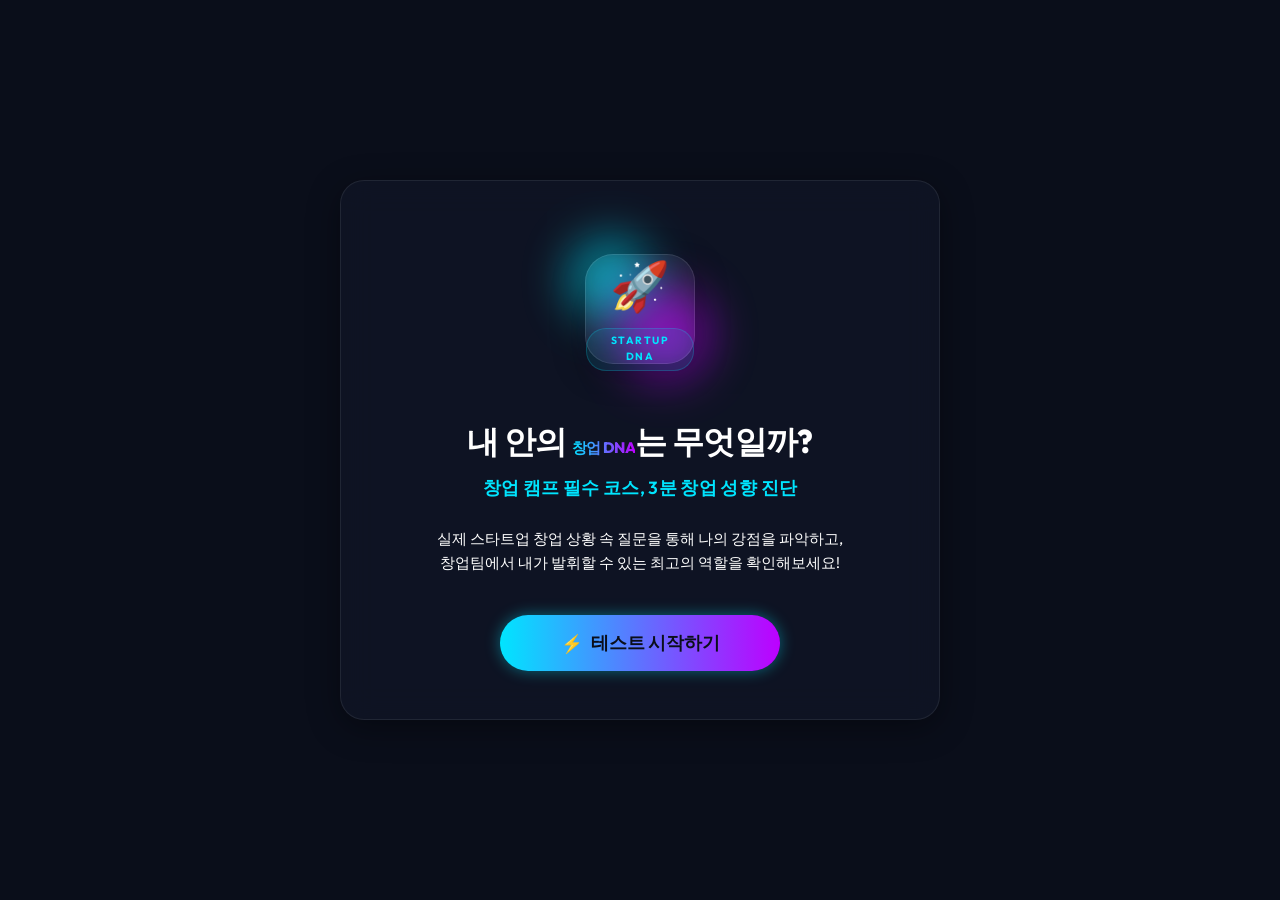
<file: index.html>
<!DOCTYPE html>
<html lang="ko">
<head>
  <meta charset="UTF-8">
  <meta name="viewport" content="width=device-width, initial-scale=1.0">
  <title>창업 성향 테스트 - 내 안의 창업 DNA 분석</title>
  
  <!-- Font assets -->
  <link href="https://fonts.googleapis.com/css2?family=Outfit:wght@300;400;600;700&family=Pretendard:wght@400;600;700&display=swap" rel="stylesheet">
  
  <!-- Global styling -->
  <link rel="stylesheet" href="src/styles/main.css">
  
  <!-- Kakao SDK for KakaoTalk Sharing -->
  <script src="https://t1.kakaocdn.net/kakao_js_sdk/2.7.2/kakao.min.js"></script>
  
  <style>
    /* Styling extension for page wrappers */
    body {
      background: var(--color-bg-darkest);
      color: var(--color-text-white);
      margin: 0;
      min-height: 100vh;
      display: flex;
      justify-content: center;
      align-items: center;
    }
  </style>
</head>
<body>

  <!-- Main App Wrapper -->
  <div id="app"></div>

  <!-- Main Application Logic script -->
  <script type="module">
    import { createIntroPage } from './src/components/Intro/Intro.js';
    import { createTestPage } from './src/components/Test/Test.js';
    import { createLoadingPage } from './src/components/Loading/Loading.js';
    import { createResultPage } from './src/components/ResultCard/ResultCard.js';

    const appContainer = document.getElementById('app');

    // Render the Intro/Start Screen
    function showIntro() {
      appContainer.innerHTML = '';
      
      const introPage = createIntroPage({
        onStart: () => {
          showTest();
        }
      });
      
      appContainer.appendChild(introPage);
    }

    // Render the Test Screen (12 questions)
    function showTest() {
      appContainer.innerHTML = '';
      
      const testPage = createTestPage({
        onComplete: (userAnswers) => {
          showLoading(userAnswers);
        },
        onCancel: () => {
          showIntro();
        }
      });
      
      appContainer.appendChild(testPage);
    }

    // Render the Loading / Analysis Screen (2 seconds)
    function showLoading(userAnswers) {
      appContainer.innerHTML = '';
      
      const loadingPage = createLoadingPage({
        onComplete: () => {
          showResult(userAnswers);
        }
      });
      
      appContainer.appendChild(loadingPage);
    }

    // Render the Final Result Screen
    function showResult(userAnswers) {
      appContainer.innerHTML = '';
      
      const resultPage = createResultPage({
        userAnswers: userAnswers,
        onRetry: () => {
          showIntro();
        }
      });
      
      appContainer.appendChild(resultPage);
    }

    // Initialize Application
    showIntro();
  </script>

</body>
</html>
</file>
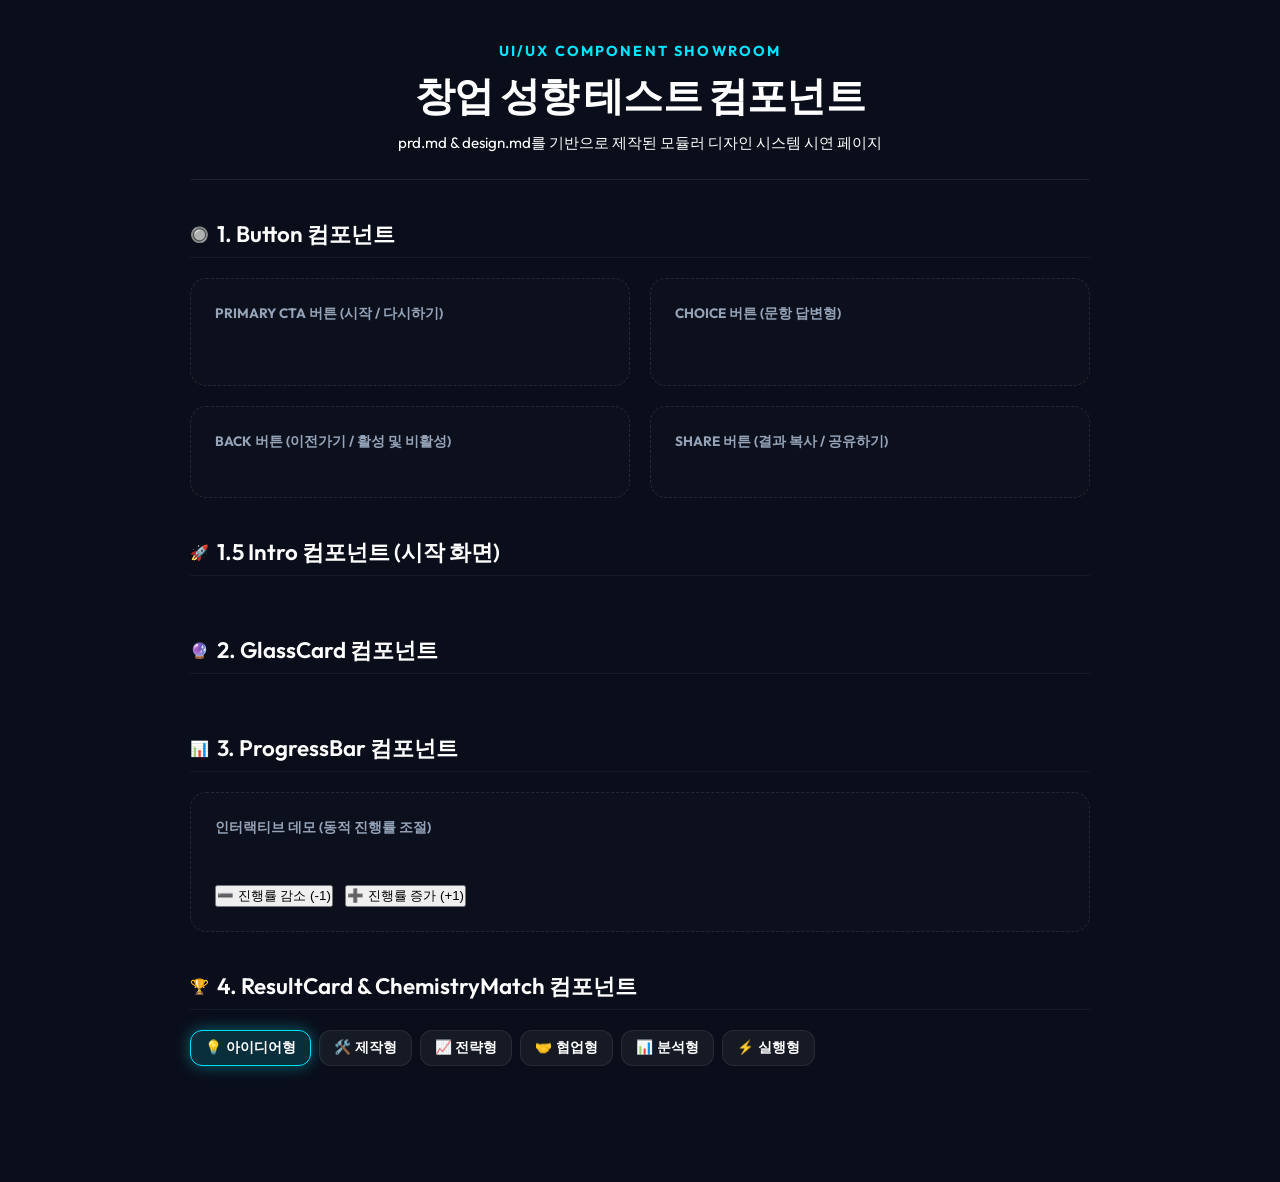
<file: demo.html>
<!-- demo.html -->
<!DOCTYPE html>
<html lang="ko">
<head>
  <meta charset="UTF-8">
  <meta name="viewport" content="width=device-width, initial-scale=1.0">
  <title>창업 성향 테스트 - UI 컴포넌트 쇼룸</title>
  <link href="https://fonts.googleapis.com/css2?family=Outfit:wght@300;400;600;700&family=Pretendard:wght@400;600;700&display=swap" rel="stylesheet">
  <link rel="stylesheet" href="src/styles/main.css">
  <style>
    /* Showroom specific styling */
    body {
      display: block; /* Override center layout of main.css */
      padding: 40px 20px;
      overflow-y: auto;
    }
    
    .showroom-container {
      max-width: 900px;
      margin: 0 auto;
    }
    
    .showroom-header {
      text-align: center;
      margin-bottom: 40px;
      border-bottom: 1px solid var(--color-border-glass);
      padding-bottom: 24px;
    }

    .showroom-subtitle {
      color: var(--color-primary);
      font-weight: 700;
      letter-spacing: 0.15em;
      font-size: 0.9rem;
      margin-bottom: 8px;
    }

    .showroom-title {
      font-size: 2.5rem;
      font-weight: 800;
    }

    .section-title {
      margin-top: 40px;
      margin-bottom: 20px;
      padding-bottom: 8px;
      border-bottom: 1px solid rgba(255, 255, 255, 0.05);
      color: var(--color-text-white);
      font-size: 1.4rem;
      display: flex;
      align-items: center;
      gap: 8px;
    }

    .demo-grid {
      display: grid;
      grid-template-columns: 1fr;
      gap: 20px;
    }

    @media (min-width: 768px) {
      .demo-grid {
        grid-template-columns: 1fr 1fr;
      }
    }

    .component-box {
      background: rgba(255, 255, 255, 0.01);
      border: 1px dashed rgba(255, 255, 255, 0.1);
      border-radius: 16px;
      padding: 24px;
      display: flex;
      flex-direction: column;
      gap: 16px;
      align-items: flex-start;
    }

    .component-box-title {
      font-size: 0.85rem;
      color: var(--color-text-muted);
      font-weight: 700;
      text-transform: uppercase;
      margin-bottom: 4px;
    }

    .type-selector-buttons {
      display: flex;
      flex-wrap: wrap;
      gap: 8px;
      margin-bottom: 16px;
    }

    .type-btn {
      background: rgba(255, 255, 255, 0.05);
      border: 1px solid var(--color-border-glass);
      color: var(--color-text-white);
      border-radius: 12px;
      padding: 8px 14px;
      cursor: pointer;
      font-size: 0.85rem;
      font-weight: 600;
      transition: all 0.2s ease;
    }

    .type-btn:hover {
      background: rgba(255, 255, 255, 0.1);
      border-color: var(--color-primary);
    }

    .type-btn.active {
      background: rgba(0, 229, 255, 0.15);
      border-color: var(--color-primary);
      box-shadow: var(--glow-primary);
    }
  </style>
</head>
<body>
  <div class="showroom-container">
    <header class="showroom-header">
      <div class="showroom-subtitle">UI/UX COMPONENT SHOWROOM</div>
      <h1 class="showroom-title">창업 성향 테스트 컴포넌트</h1>
      <p style="color: var(--color-text-gray); margin-top: 8px;">prd.md & design.md를 기반으로 제작된 모듈러 디자인 시스템 시연 페이지</p>
    </header>

    <!-- 1. BUTTONS -->
    <h2 class="section-title"><span>🔘</span> 1. Button 컴포넌트</h2>
    <div class="demo-grid">
      <div class="component-box">
        <span class="component-box-title">Primary CTA 버튼 (시작 / 다시하기)</span>
        <div id="btn-primary-container" style="width: 100%;"></div>
      </div>
      
      <div class="component-box">
        <span class="component-box-title">Choice 버튼 (문항 답변형)</span>
        <div id="btn-choice-container-1" style="width: 100%;"></div>
        <div id="btn-choice-container-2" style="width: 100%;"></div>
      </div>
      
      <div class="component-box">
        <span class="component-box-title">Back 버튼 (이전가기 / 활성 및 비활성)</span>
        <div style="display: flex; gap: 12px;">
          <div id="btn-back-enabled-container"></div>
          <div id="btn-back-disabled-container"></div>
        </div>
      </div>

      <div class="component-box">
        <span class="component-box-title">Share 버튼 (결과 복사 / 공유하기)</span>
        <div id="btn-share-container"></div>
      </div>
    </div>

    <!-- 1.5 INTRO PAGE -->
    <h2 class="section-title"><span>🚀</span> 1.5 Intro 컴포넌트 (시작 화면)</h2>
    <div class="demo-grid" style="grid-template-columns: 1fr; margin-bottom: 20px;">
      <div id="intro-container"></div>
    </div>

    <!-- 2. GLASS CARD -->
    <h2 class="section-title"><span>🔮</span> 2. GlassCard 컴포넌트</h2>
    <div class="demo-grid" style="grid-template-columns: 1fr;">
      <div id="glass-card-container"></div>
    </div>

    <!-- 3. PROGRESS BAR -->
    <h2 class="section-title"><span>📊</span> 3. ProgressBar 컴포넌트</h2>
    <div class="component-box" style="width: 100%; align-items: stretch;">
      <span class="component-box-title">인터랙티브 데모 (동적 진행률 조절)</span>
      <div id="progress-bar-container"></div>
      <div style="display: flex; gap: 12px; margin-top: 10px;">
        <button id="prog-dec-btn" class="btn btn-back">➖ 진행률 감소 (-1)</button>
        <button id="prog-inc-btn" class="btn btn-share">➕ 진행률 증가 (+1)</button>
      </div>
    </div>

    <!-- 4. RESULTS & CHEMISTRY -->
    <h2 class="section-title"><span>🏆</span> 4. ResultCard & ChemistryMatch 컴포넌트</h2>
    <div class="type-selector-buttons">
      <button class="type-btn active" data-type="idea">💡 아이디어형</button>
      <button class="type-btn" data-type="builder">🛠️ 제작형</button>
      <button class="type-btn" data-type="strategy">📈 전략형</button>
      <button class="type-btn" data-type="collaboration">🤝 협업형</button>
      <button class="type-btn" data-type="analysis">📊 분석형</button>
      <button class="type-btn" data-type="execution">⚡ 실행형</button>
    </div>

    <div class="demo-grid" style="grid-template-columns: 1fr; margin-bottom: 60px;">
      <div id="dynamic-result-container"></div>
    </div>
  </div>

  <!-- SHOWROOM LOGIC SCRIPT -->
  <script type="module">
    import { createButton } from './src/components/Button/Button.js';
    import { createGlassCard } from './src/components/GlassCard/GlassCard.js';
    import { ProgressBar } from './src/components/ProgressBar/ProgressBar.js';
    import { createResultCard } from './src/components/ResultCard/ResultCard.js';
    import { createChemistryMatch } from './src/components/ChemistryMatch/ChemistryMatch.js';
    import { createIntroPage } from './src/components/Intro/Intro.js';

    // 1. BUTTON DEMOS
    const pBtn = createButton({
      text: '테스트 시작하기',
      type: 'primary',
      onClick: () => alert('메인 버튼 클릭!')
    });
    document.getElementById('btn-primary-container').appendChild(pBtn);

    const cBtn1 = createButton({
      text: '새로운 서비스 아이디어를 기획하고 발표한다',
      type: 'choice',
      icon: '💡',
      onClick: () => alert('선택지 A 선택!')
    });
    document.getElementById('btn-choice-container-1').appendChild(cBtn1);

    const cBtn2 = createButton({
      text: '코드를 직접 작성하고 화면을 퍼블리싱한다',
      type: 'choice',
      icon: '🛠️',
      onClick: () => alert('선택지 B 선택!')
    });
    document.getElementById('btn-choice-container-2').appendChild(cBtn2);

    const bBtn1 = createButton({
      text: '이전 질문',
      type: 'back',
      icon: '⬅️',
      onClick: () => alert('이전으로 이동')
    });
    document.getElementById('btn-back-enabled-container').appendChild(bBtn1);

    const bBtn2 = createButton({
      text: '이전 질문',
      type: 'back',
      icon: '⬅️',
      disabled: true
    });
    document.getElementById('btn-back-disabled-container').appendChild(bBtn2);

    const sBtn = createButton({
      text: '결과 링크 복사하기',
      type: 'share',
      icon: '🔗',
      onClick: () => alert('클립보드에 복사되었습니다!')
    });
    document.getElementById('btn-share-container').appendChild(sBtn);

    // 1.5 INTRO PAGE DEMO
    const introPage = createIntroPage({
      onStart: () => alert('테스트 시작하기 버튼이 클릭되었습니다!')
    });
    document.getElementById('intro-container').appendChild(introPage);

    // 2. GLASS CARD DEMO
    const cardContent = `
      <h3 style="color: var(--color-primary); margin-bottom: 12px;">글래스모피즘 타이틀</h3>
      <p style="margin-bottom: 16px;">여기에 카드의 내용이 노출됩니다. 마우스 커서를 올리면 위로 부드럽게 떠오르는 인터랙티브 효과를 적용할 수 있어 프리미엄한 감각을 제공합니다.</p>
      <span class="caption">이 카드는 호버 피드백(Interactive) 기능이 활성화되어 있습니다.</span>
    `;
    const glassCard = createGlassCard({
      content: cardContent,
      interactive: true
    });
    document.getElementById('glass-card-container').appendChild(glassCard);

    // 3. PROGRESS BAR DEMO
    const progress = new ProgressBar();
    let currentStep = 4;
    const totalStep = 12;
    progress.update(currentStep, totalStep);
    document.getElementById('progress-bar-container').appendChild(progress.element);

    document.getElementById('prog-inc-btn').addEventListener('click', () => {
      if (currentStep < totalStep) {
        currentStep++;
        progress.update(currentStep, totalStep);
      }
    });

    document.getElementById('prog-dec-btn').addEventListener('click', () => {
      if (currentStep > 1) {
        currentStep--;
        progress.update(currentStep, totalStep);
      }
    });

    // 4. RESULT & CHEMISTRY SELECTOR DEMO
    const startupTypes = {
      idea: {
        typeId: 'idea',
        typeName: '💡 아이디어형',
        typeTitle: '세상을 바꾸는 혁신적 발상가',
        role: 'CPO (제품 기획), 서비스 기획자',
        strengths: ['트렌드 분석 및 기획력이 뛰어납니다.', '창의적이고 남들이 생각지 못한 비즈니스 모델을 구상합니다.'],
        weaknesses: ['구현 현실성에 대한 검증이 부족할 수 있습니다.', '실행보다 아이디어 구상 자체에 머무르기 쉽습니다.'],
        roleModel: { name: '스티브 잡스 (애플)', desc: '혁신적인 비전과 기획력으로 스마트폰 시대를 개척함', emoji: '👓' },
        partner: {
          partnerTypeId: 'builder',
          partnerTypeName: '🛠️ 제작형',
          partnerEmoji: '🛠️',
          reason: '아이디어형의 머릿속 기획을 제작형이 실제로 빠르게 구현하고 검증해주어 환상의 파트너입니다.'
        }
      },
      builder: {
        typeId: 'builder',
        typeName: '🛠️ 제작형',
        typeTitle: '아이디어를 실물로 만드는 메이커',
        role: 'CTO (기술 책임), 개발자, 디자이너',
        strengths: ['상상 속의 서비스를 실물 MVP로 직접 만들어냅니다.', '기술적 가능성을 구체적으로 판별합니다.'],
        weaknesses: ['시장 가치 검증보다 코딩/디자인 자체에 몰두하기 쉽습니다.', '대외 소통 및 기획 마케팅이 약할 수 있습니다.'],
        roleModel: { name: '스티브 워즈니악 (애플 코파운더)', desc: '잡스의 아이디어를 완벽한 회로와 컴퓨터 제품으로 개발해냄', emoji: '🧑‍💻' },
        partner: {
          partnerTypeId: 'idea',
          partnerTypeName: '💡 아이디어형',
          partnerEmoji: '💡',
          reason: '제작형의 코딩/디자인 역량을 아이디어형의 혁신적인 비전과 융합할 때 완벽한 서비스가 탄생합니다.'
        }
      },
      strategy: {
        typeId: 'strategy',
        typeName: '📈 전략형',
        typeTitle: '시장을 분석하고 방향을 잡는 나침반',
        role: 'CEO (대표), 비즈니스 디벨로퍼',
        strengths: ['시장 규모를 분석하고 경쟁 우위 전략을 치밀하게 설계합니다.', '팀의 궁극적인 비즈니스 구조를 잡습니다.'],
        weaknesses: ['너무 신중하게 생각하느라 첫발을 떼기 늦어질 수 있습니다.', '초기 기동력이 떨어질 수 있습니다.'],
        roleModel: { name: '제프 베이조스 (아마존)', desc: '플라이휠 효과 등 장기적이고 치밀한 비즈니스 전략 설계', emoji: '📦' },
        partner: {
          partnerTypeId: 'execution',
          partnerTypeName: '⚡ 실행형',
          partnerEmoji: '⚡',
          reason: '전략형의 치밀한 밑그림을 실행형이 현장에서 즉각 행동하고 검증해주어 최상의 궁합을 이룹니다.'
        }
      },
      collaboration: {
        typeId: 'collaboration',
        typeName: '🤝 협업형',
        typeTitle: '팀의 결속력을 높이는 윤활유',
        role: 'CMO (마케팅), 대외협력, HR',
        strengths: ['뛰어난 소통력으로 팀 내 갈등을 중재하고 분위기를 이끕니다.', '네트워킹 및 외부 파트너십 구축에 탁월합니다.'],
        weaknesses: ['객관적인 리스크 판단이나 수치 평가를 머뭇거릴 수 있습니다.', '결단력이 필요한 때에 흔들리기 쉽습니다.'],
        roleModel: { name: '토니 셰이 (자포스)', desc: '소통과 고객 중심의 행복 문화를 형성해 거대 기업으로 성장시킴', emoji: '👞' },
        partner: {
          partnerTypeId: 'analysis',
          partnerTypeName: '📊 분석형',
          partnerEmoji: '📊',
          reason: '다소 날카롭고 차가운 분석형의 팩트 체크를 협업형이 완충하고 팀워크로 조화롭게 중재해 줍니다.'
        }
      },
      analysis: {
        typeId: 'analysis',
        typeName: '📊 분석형',
        typeTitle: '리스크를 감지하고 검증하는 방패',
        role: 'CFO (재무), 데이터 분석가',
        strengths: ['데이터와 숫자를 기반으로 리스크를 철저히 검증합니다.', '자금 계획 및 수익화 지표를 설계합니다.'],
        weaknesses: ['팀원들에게 차갑거나 비판적인 인상을 줄 수 있습니다.', '감정적 소통에 서투를 수 있습니다.'],
        roleModel: { name: '피터 틸 (페이팔)', desc: '독점 시장의 가치를 숫자로 분석하고 제로 투 원의 전략을 규명함', emoji: '♟️' },
        partner: {
          partnerTypeId: 'collaboration',
          partnerTypeName: '🤝 협업형',
          partnerEmoji: '🤝',
          reason: '날카로운 분석에 따뜻한 조력과 조율을 더하는 협업형과 팀을 이룰 때 균형 잡힌 팀 빌딩이 완료됩니다.'
        }
      },
      execution: {
        typeId: 'execution',
        typeName: '⚡ 실행형',
        typeTitle: '망설임 없이 고객을 만나는 돌격대장',
        role: 'COO (운영), 세일즈, 그로스 해커',
        strengths: ['높은 추진력으로 리스크를 뚫고 빠르게 세일즈를 성사시킵니다.', '고객 피드백을 수집해 서비스를 피벗합니다.'],
        weaknesses: ['중장기적인 전략 설계나 꼼꼼한 수익성 확인이 누락될 수 있습니다.', '주먹구구식 운영이 될 우려가 있습니다.'],
        roleModel: { name: '일론 머스크 (테슬라)', desc: '불가능에 가까운 비전을 무자비한 추진력과 행동으로 실천함', emoji: '🚀' },
        partner: {
          partnerTypeId: 'strategy',
          partnerTypeName: '📈 전략형',
          partnerEmoji: '📈',
          reason: '실행형의 추진력에 전략형의 방향성 및 치밀한 분석이 더해지면 지치지 않고 성공 궤도에 오릅니다.'
        }
      }
    };

    // Render logic function
    function renderResult(typeKey) {
      const typeData = startupTypes[typeKey];
      const container = document.getElementById('dynamic-result-container');
      container.innerHTML = ''; // Reset
      
      // 1. Create result card
      const resCard = createResultCard(typeData);
      
      // 2. Create chemistry card
      const chemCard = createChemistryMatch(typeData.partner);
      
      // Appended inside the result box area
      const resultBoxEl = resCard.querySelector(`.result-box-${typeKey}`);
      if (resultBoxEl) {
        // Append chemistry match card right before the role model section (or at the bottom of the box)
        resultBoxEl.appendChild(document.createElement('br'));
        resultBoxEl.appendChild(chemCard);
      }
      
      container.appendChild(resCard);
    }

    // Initialize with 'idea' type
    renderResult('idea');

    // Attach selector buttons handler
    const typeButtons = document.querySelectorAll('.type-btn');
    typeButtons.forEach(btn => {
      btn.addEventListener('click', (e) => {
        typeButtons.forEach(b => b.classList.remove('active'));
        btn.classList.add('active');
        
        const selectedType = btn.getAttribute('data-type');
        renderResult(selectedType);
      });
    });
  </script>
</body>
</html>
</file>
<file: src/styles/main.css>
/* src/styles/main.css */
@import url('./variables.css');

/* CSS Reset & Base */
*, *::before, *::after {
  box-sizing: border-box;
  margin: 0;
  padding: 0;
}

body {
  background-color: var(--color-bg-darkest);
  font-family: var(--font-family);
  color: var(--color-text-white);
  line-height: 1.6;
  -webkit-font-smoothing: antialiased;
  -moz-osx-font-smoothing: grayscale;
  min-height: 100vh;
  display: flex;
  justify-content: center;
  align-items: center;
  overflow-x: hidden;
  padding: 20px;
}

/* App Container Layout */
#app {
  width: 100%;
  max-width: 480px; /* Mobile first default */
  margin: 0 auto;
  min-height: 500px;
  display: flex;
  flex-direction: column;
  justify-content: center;
}

/* Tablet (768px 이상) */
@media (min-width: 768px) {
  #app {
    max-width: 640px;
  }
}

/* Desktop (1024px 이상) */
@media (min-width: 1024px) {
  #app {
    max-width: 800px;
  }
}

/* Typography Hierarchy */
h1 {
  font-size: 2rem;
  font-weight: 700;
  line-height: 1.2;
  letter-spacing: -0.02em;
  margin-bottom: 12px;
}

h2 {
  font-size: 1.5rem;
  font-weight: 600;
  line-height: 1.3;
  margin-bottom: 16px;
}

h3 {
  font-size: 1.2rem;
  font-weight: 600;
  line-height: 1.4;
  margin-bottom: 8px;
}

p, span, label {
  font-size: 0.95rem;
  color: var(--color-text-gray);
}

.caption {
  font-size: 0.85rem;
  color: var(--color-text-muted);
}

/* Global Focus Ring for Keyboard Access */
button:focus-visible,
a:focus-visible {
  outline: 2px solid var(--color-primary);
  outline-offset: 4px;
}

/* Utility Animations */
@keyframes slideIn {
  from {
    opacity: 0;
    transform: translateY(15px);
  }
  to {
    opacity: 1;
    transform: translateY(0);
  }
}

.fade-in-slide {
  animation: slideIn 0.4s cubic-bezier(0.16, 1, 0.3, 1) forwards;
}
</file>
